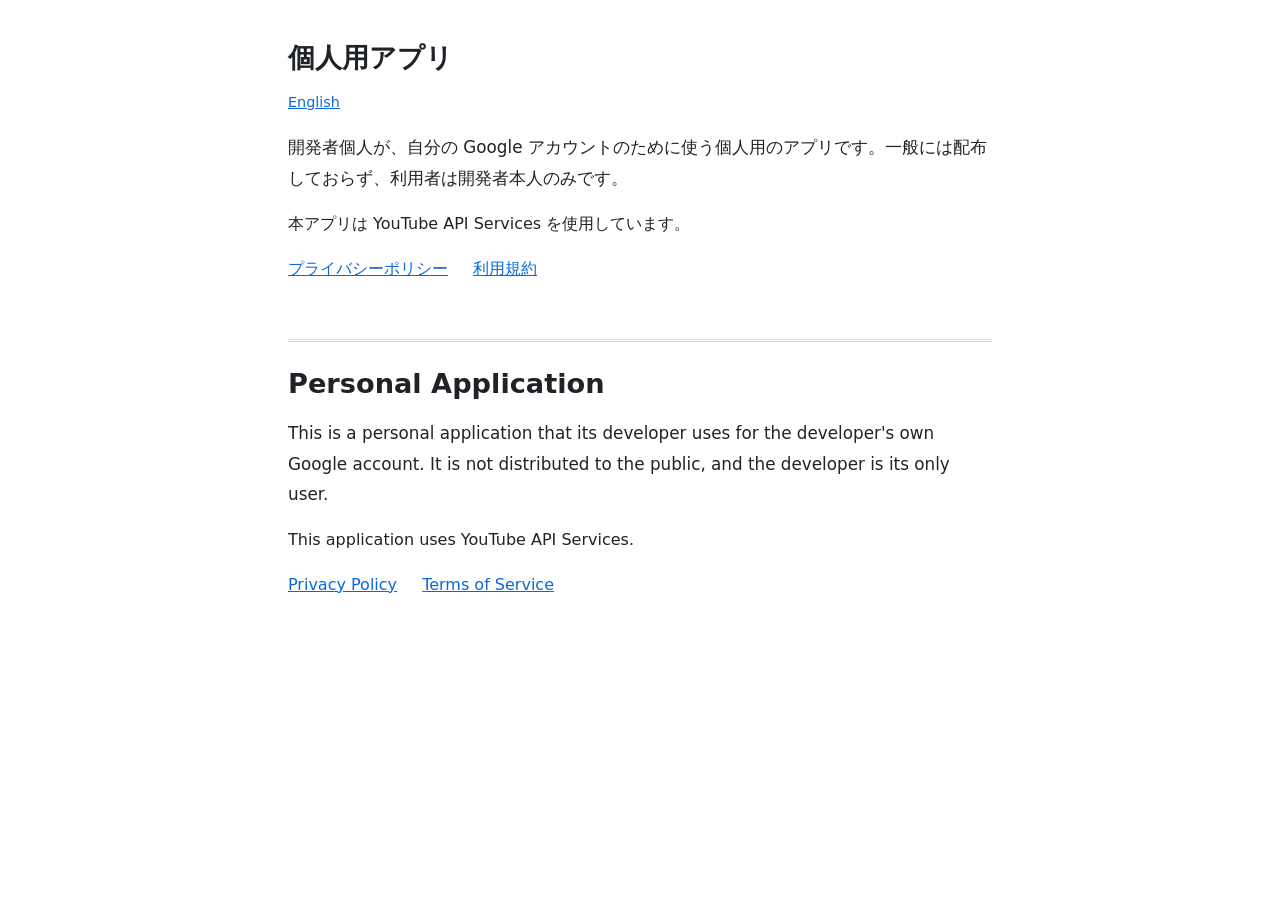
<file: index.html>
<!doctype html>
<html lang="ja">
<head>
<meta charset="utf-8">
<meta name="viewport" content="width=device-width, initial-scale=1">
<meta name="robots" content="noindex">
<title>Personal Application</title>
<link rel="stylesheet" href="style.css">
</head>
<body>
<main>
<h1>個人用アプリ</h1>
<p class="muted"><a href="#en">English</a></p>
<p class="lead">開発者個人が、自分の Google アカウントのために使う個人用のアプリです。一般には配布しておらず、利用者は開発者本人のみです。</p>
<p>本アプリは YouTube API Services を使用しています。</p>
<nav>
<a href="privacy.html">プライバシーポリシー</a>
<a href="terms.html">利用規約</a>
</nav>

<section id="en" lang="en" class="lang-break">
<h1>Personal Application</h1>
<p class="lead">This is a personal application that its developer uses for the developer's own Google account. It is not distributed to the public, and the developer is its only user.</p>
<p>This application uses YouTube API Services.</p>
<nav>
<a href="privacy.html#en">Privacy Policy</a>
<a href="terms.html#en">Terms of Service</a>
</nav>
</section>
</main>
</body>
</html>
</file>
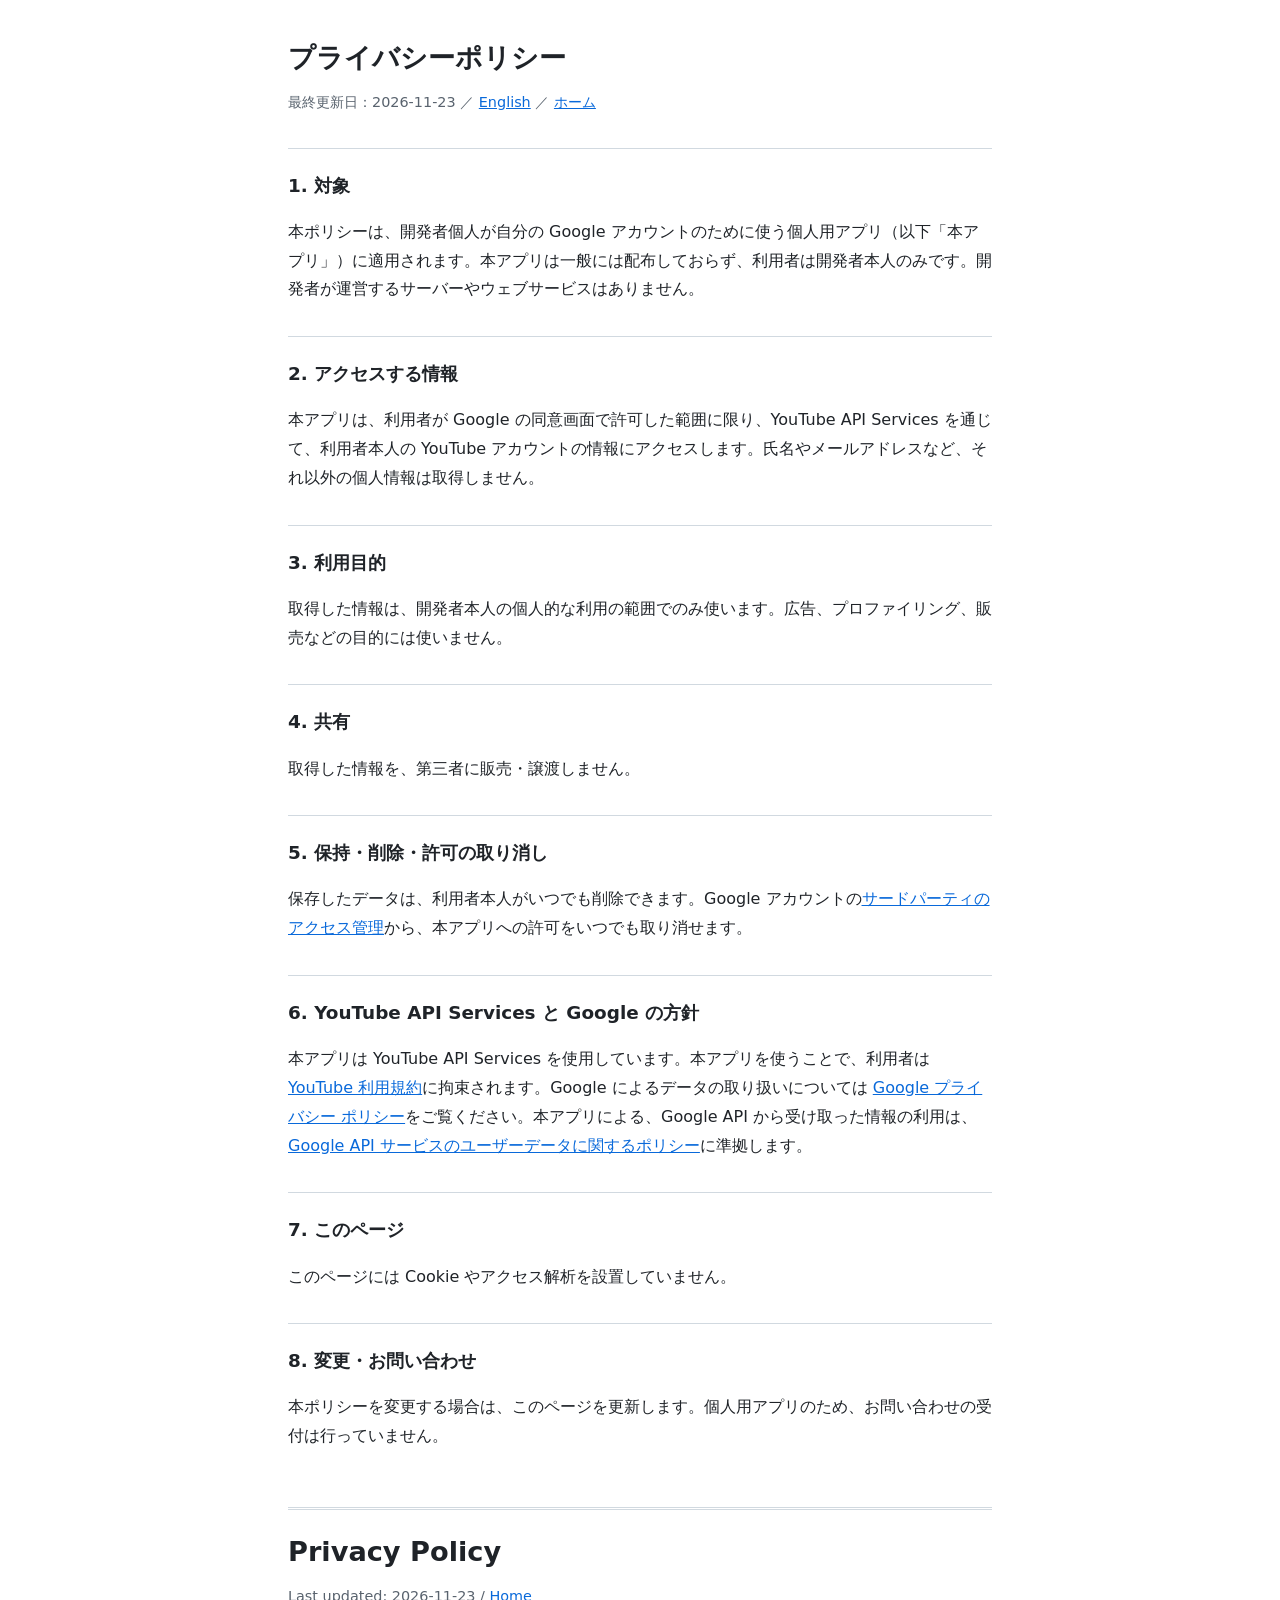
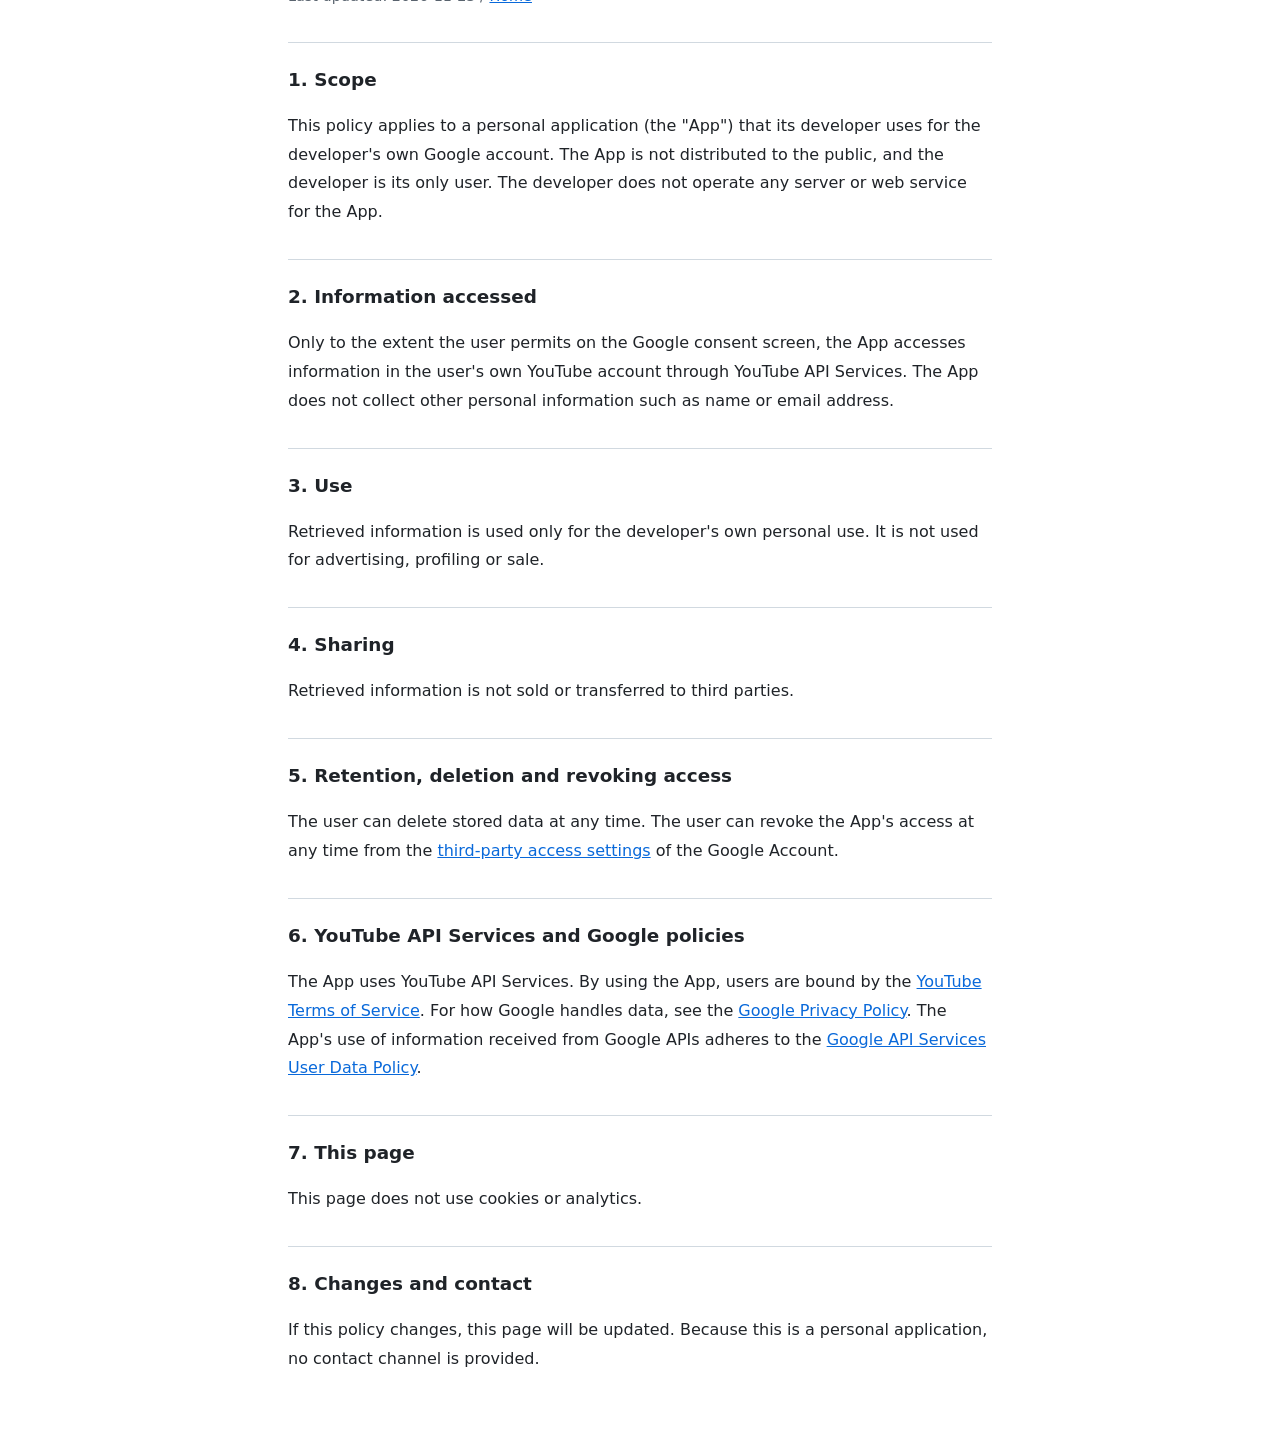
<file: privacy.html>
<!doctype html>
<html lang="ja">
<head>
<meta charset="utf-8">
<meta name="viewport" content="width=device-width, initial-scale=1">
<meta name="robots" content="noindex">
<title>Privacy Policy</title>
<link rel="stylesheet" href="style.css">
</head>
<body>
<main>
<h1>プライバシーポリシー</h1>
<p class="muted">最終更新日：2026-11-23 ／ <a href="#en">English</a> ／ <a href="./">ホーム</a></p>

<h2>1. 対象</h2>
<p>本ポリシーは、開発者個人が自分の Google アカウントのために使う個人用アプリ（以下「本アプリ」）に適用されます。本アプリは一般には配布しておらず、利用者は開発者本人のみです。開発者が運営するサーバーやウェブサービスはありません。</p>

<h2>2. アクセスする情報</h2>
<p>本アプリは、利用者が Google の同意画面で許可した範囲に限り、YouTube API Services を通じて、利用者本人の YouTube アカウントの情報にアクセスします。氏名やメールアドレスなど、それ以外の個人情報は取得しません。</p>

<h2>3. 利用目的</h2>
<p>取得した情報は、開発者本人の個人的な利用の範囲でのみ使います。広告、プロファイリング、販売などの目的には使いません。</p>

<h2>4. 共有</h2>
<p>取得した情報を、第三者に販売・譲渡しません。</p>

<h2>5. 保持・削除・許可の取り消し</h2>
<p>保存したデータは、利用者本人がいつでも削除できます。Google アカウントの<a href="https://myaccount.google.com/permissions">サードパーティのアクセス管理</a>から、本アプリへの許可をいつでも取り消せます。</p>

<h2>6. YouTube API Services と Google の方針</h2>
<p>本アプリは YouTube API Services を使用しています。本アプリを使うことで、利用者は <a href="https://www.youtube.com/t/terms">YouTube 利用規約</a>に拘束されます。Google によるデータの取り扱いについては <a href="https://policies.google.com/privacy">Google プライバシー ポリシー</a>をご覧ください。本アプリによる、Google API から受け取った情報の利用は、<a href="https://developers.google.com/terms/api-services-user-data-policy">Google API サービスのユーザーデータに関するポリシー</a>に準拠します。</p>

<h2>7. このページ</h2>
<p>このページには Cookie やアクセス解析を設置していません。</p>

<h2>8. 変更・お問い合わせ</h2>
<p>本ポリシーを変更する場合は、このページを更新します。個人用アプリのため、お問い合わせの受付は行っていません。</p>

<section id="en" lang="en" class="lang-break">
<h1>Privacy Policy</h1>
<p class="muted">Last updated: 2026-11-23 / <a href="./#en">Home</a></p>

<h2>1. Scope</h2>
<p>This policy applies to a personal application (the "App") that its developer uses for the developer's own Google account. The App is not distributed to the public, and the developer is its only user. The developer does not operate any server or web service for the App.</p>

<h2>2. Information accessed</h2>
<p>Only to the extent the user permits on the Google consent screen, the App accesses information in the user's own YouTube account through YouTube API Services. The App does not collect other personal information such as name or email address.</p>

<h2>3. Use</h2>
<p>Retrieved information is used only for the developer's own personal use. It is not used for advertising, profiling or sale.</p>

<h2>4. Sharing</h2>
<p>Retrieved information is not sold or transferred to third parties.</p>

<h2>5. Retention, deletion and revoking access</h2>
<p>The user can delete stored data at any time. The user can revoke the App's access at any time from the <a href="https://myaccount.google.com/permissions">third-party access settings</a> of the Google Account.</p>

<h2>6. YouTube API Services and Google policies</h2>
<p>The App uses YouTube API Services. By using the App, users are bound by the <a href="https://www.youtube.com/t/terms">YouTube Terms of Service</a>. For how Google handles data, see the <a href="https://policies.google.com/privacy">Google Privacy Policy</a>. The App's use of information received from Google APIs adheres to the <a href="https://developers.google.com/terms/api-services-user-data-policy">Google API Services User Data Policy</a>.</p>

<h2>7. This page</h2>
<p>This page does not use cookies or analytics.</p>

<h2>8. Changes and contact</h2>
<p>If this policy changes, this page will be updated. Because this is a personal application, no contact channel is provided.</p>
</section>
</main>
</body>
</html>
</file>
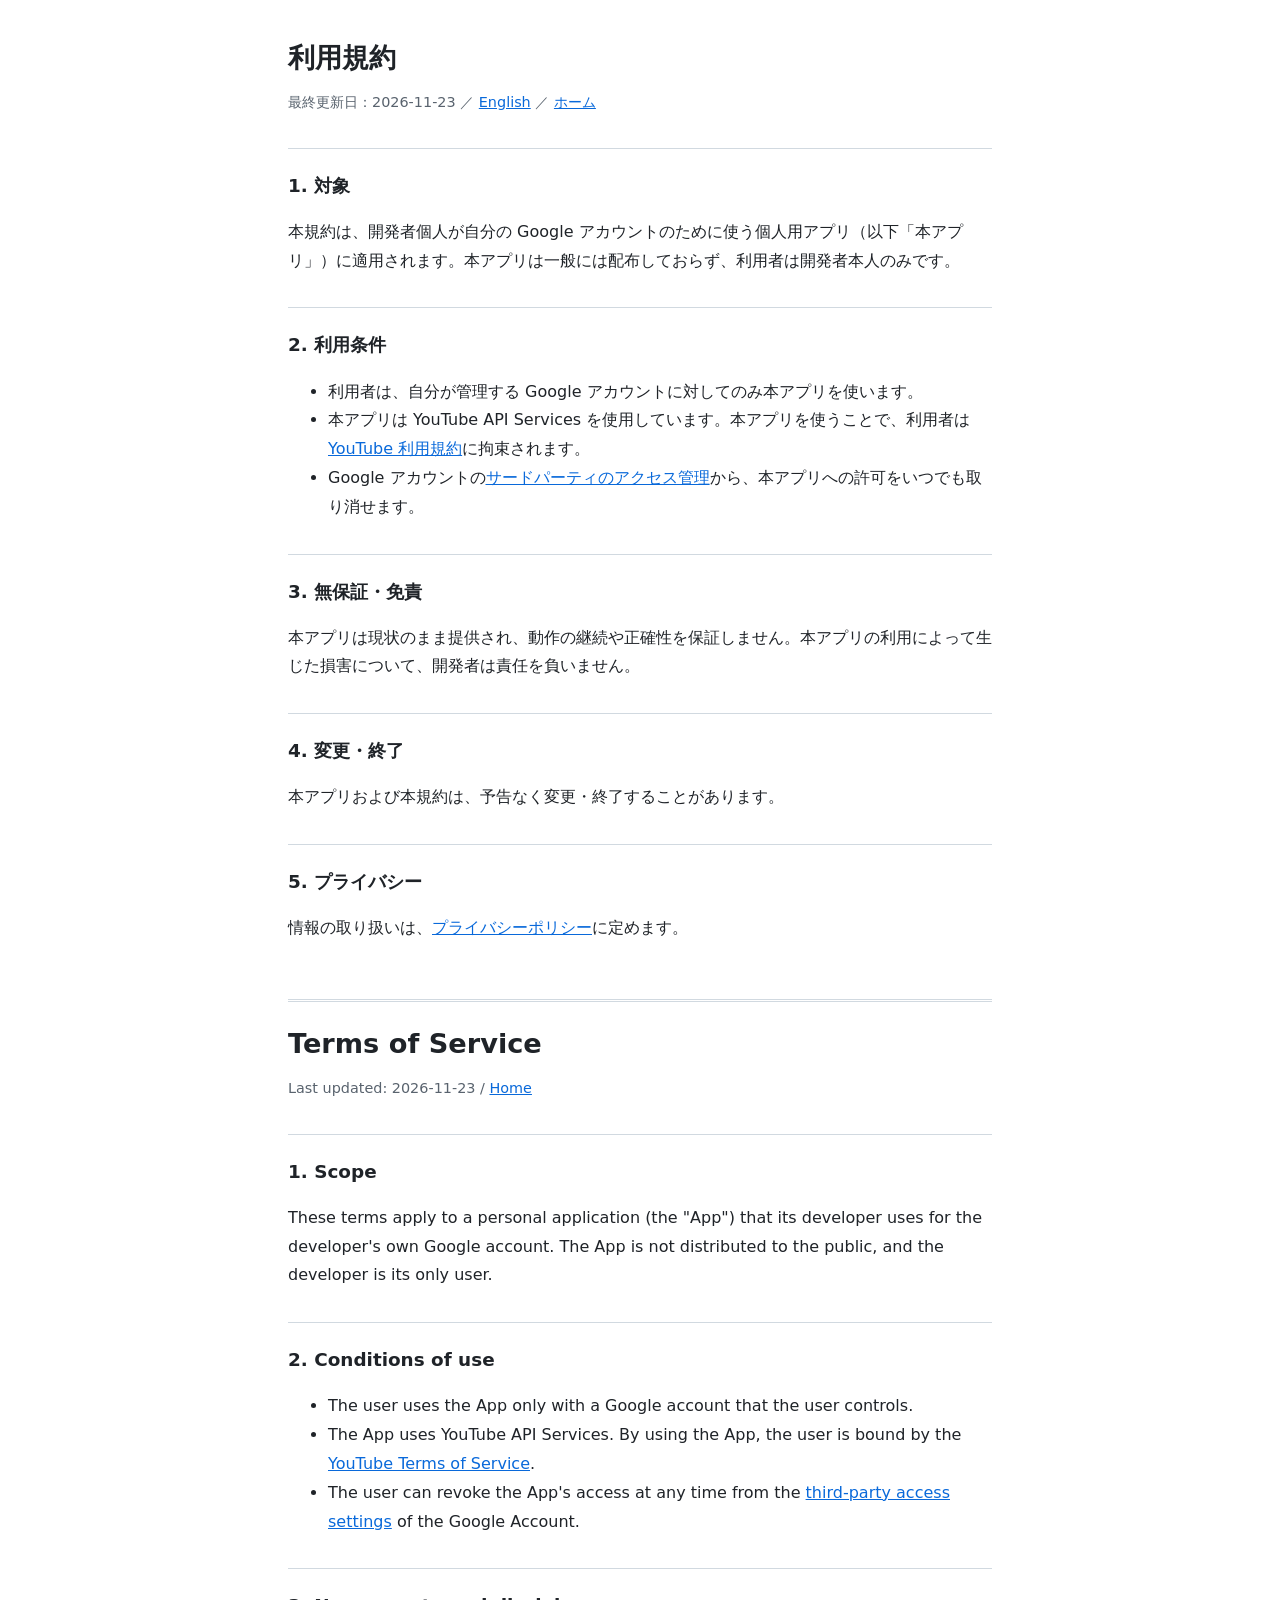
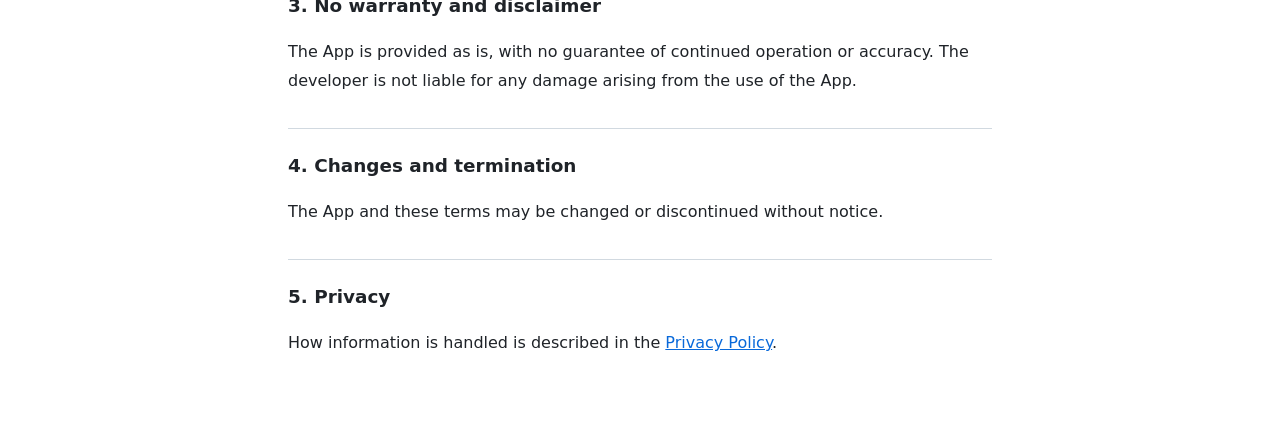
<file: terms.html>
<!doctype html>
<html lang="ja">
<head>
<meta charset="utf-8">
<meta name="viewport" content="width=device-width, initial-scale=1">
<meta name="robots" content="noindex">
<title>Terms of Service</title>
<link rel="stylesheet" href="style.css">
</head>
<body>
<main>
<h1>利用規約</h1>
<p class="muted">最終更新日：2026-11-23 ／ <a href="#en">English</a> ／ <a href="./">ホーム</a></p>

<h2>1. 対象</h2>
<p>本規約は、開発者個人が自分の Google アカウントのために使う個人用アプリ（以下「本アプリ」）に適用されます。本アプリは一般には配布しておらず、利用者は開発者本人のみです。</p>

<h2>2. 利用条件</h2>
<ul>
<li>利用者は、自分が管理する Google アカウントに対してのみ本アプリを使います。</li>
<li>本アプリは YouTube API Services を使用しています。本アプリを使うことで、利用者は <a href="https://www.youtube.com/t/terms">YouTube 利用規約</a>に拘束されます。</li>
<li>Google アカウントの<a href="https://myaccount.google.com/permissions">サードパーティのアクセス管理</a>から、本アプリへの許可をいつでも取り消せます。</li>
</ul>

<h2>3. 無保証・免責</h2>
<p>本アプリは現状のまま提供され、動作の継続や正確性を保証しません。本アプリの利用によって生じた損害について、開発者は責任を負いません。</p>

<h2>4. 変更・終了</h2>
<p>本アプリおよび本規約は、予告なく変更・終了することがあります。</p>

<h2>5. プライバシー</h2>
<p>情報の取り扱いは、<a href="privacy.html">プライバシーポリシー</a>に定めます。</p>

<section id="en" lang="en" class="lang-break">
<h1>Terms of Service</h1>
<p class="muted">Last updated: 2026-11-23 / <a href="./#en">Home</a></p>

<h2>1. Scope</h2>
<p>These terms apply to a personal application (the "App") that its developer uses for the developer's own Google account. The App is not distributed to the public, and the developer is its only user.</p>

<h2>2. Conditions of use</h2>
<ul>
<li>The user uses the App only with a Google account that the user controls.</li>
<li>The App uses YouTube API Services. By using the App, the user is bound by the <a href="https://www.youtube.com/t/terms">YouTube Terms of Service</a>.</li>
<li>The user can revoke the App's access at any time from the <a href="https://myaccount.google.com/permissions">third-party access settings</a> of the Google Account.</li>
</ul>

<h2>3. No warranty and disclaimer</h2>
<p>The App is provided as is, with no guarantee of continued operation or accuracy. The developer is not liable for any damage arising from the use of the App.</p>

<h2>4. Changes and termination</h2>
<p>The App and these terms may be changed or discontinued without notice.</p>

<h2>5. Privacy</h2>
<p>How information is handled is described in the <a href="privacy.html#en">Privacy Policy</a>.</p>
</section>
</main>
</body>
</html>
</file>
<file: style.css>
:root {
  --bg: #ffffff;
  --fg: #1f2328;
  --muted: #59636e;
  --link: #0969da;
  --rule: #d1d9e0;
  --code: #f2f4f6;
}

@media (prefers-color-scheme: dark) {
  :root {
    --bg: #0d1117;
    --fg: #e6edf3;
    --muted: #9198a1;
    --link: #4493f8;
    --rule: #3d444d;
    --code: #1b2027;
  }
}

* { box-sizing: border-box; }

body {
  margin: 0;
  background: var(--bg);
  color: var(--fg);
  font: 16px/1.8 system-ui, -apple-system, "Segoe UI", "Hiragino Sans", "Yu Gothic UI", Meiryo, sans-serif;
}

main {
  max-width: 46rem;
  margin: 0 auto;
  padding: 2.5rem 1rem 4rem;
}

h1 { font-size: 1.7rem; line-height: 1.3; margin: 0 0 0.5rem; }
h2 { font-size: 1.15rem; margin: 2rem 0 0.5rem; padding-top: 1.25rem; border-top: 1px solid var(--rule); }

p, li { overflow-wrap: anywhere; }
a { color: var(--link); }

code {
  background: var(--code);
  padding: 0.1em 0.35em;
  border-radius: 4px;
  font-size: 0.9em;
  word-break: break-all;
}

.muted { color: var(--muted); font-size: 0.9rem; }
.lead { font-size: 1.05rem; }
.lang-break { margin-top: 3.5rem; padding-top: 1.5rem; border-top: 3px double var(--rule); }

nav { margin: 1rem 0 2rem; }
nav a { margin-right: 1.25rem; }
</file>
